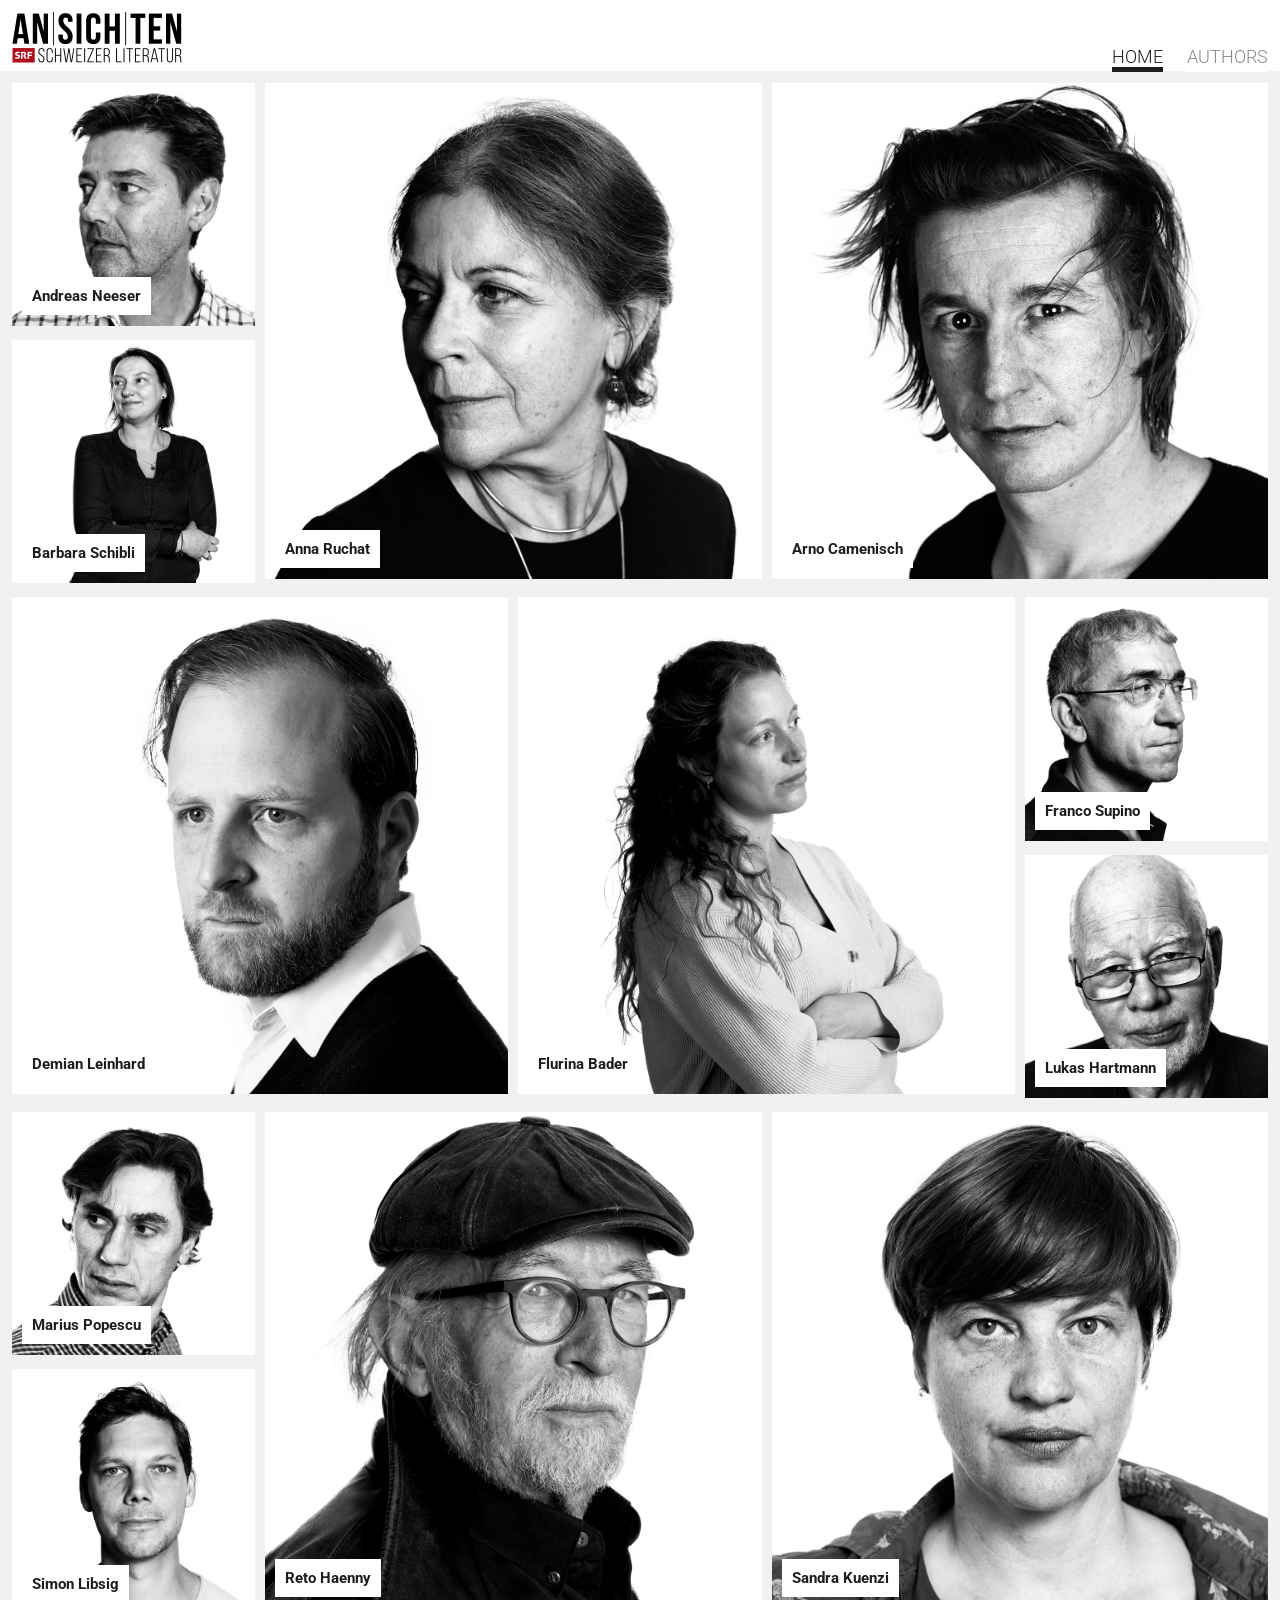
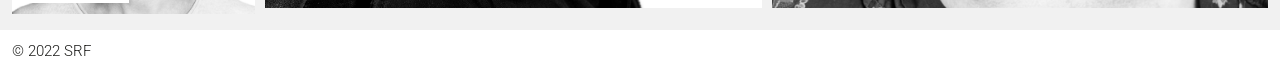
<file: authors/index.html>
<!DOCTYPE html>
<html lang="en">
<head>
    <meta charset="UTF-8">
    <meta http-equiv="X-UA-Compatible" content="IE=edge">
    <meta name="viewport" content="width=device-width, initial-scale=1.0">
    <link rel="preconnect" href="https://fonts.googleapis.com">
    <link rel="preconnect" href="https://fonts.gstatic.com" crossorigin>
    <link href="https://fonts.googleapis.com/css2?family=Roboto:wght@300;400;500;700&display=swap" rel="stylesheet"> 
    <link rel="stylesheet" href="style.css">
    <title>Swiss authors</title>
</head>
<body>
    <header>
        <a href="/"><img src="img/ansichten-literatur-srf-logo.png" alt="Logo Swiss Authors SRF"></a>
        <nav>
            <ul>
                <li class="active"><a href="/">Home</a></li>
                <li><a href="authours.html">Authors</a></li>
            </ul>
        </nav>
    </header>
    <main>
        <h1 class="sr-only">Swiss authors</h1>
        <ul id="authors">
        </ul>
    </main>
    <footer>
        &copy; 2022 SRF
    </footer>
    <script src="scripts.js"></script>
</body>
</html>
</file>
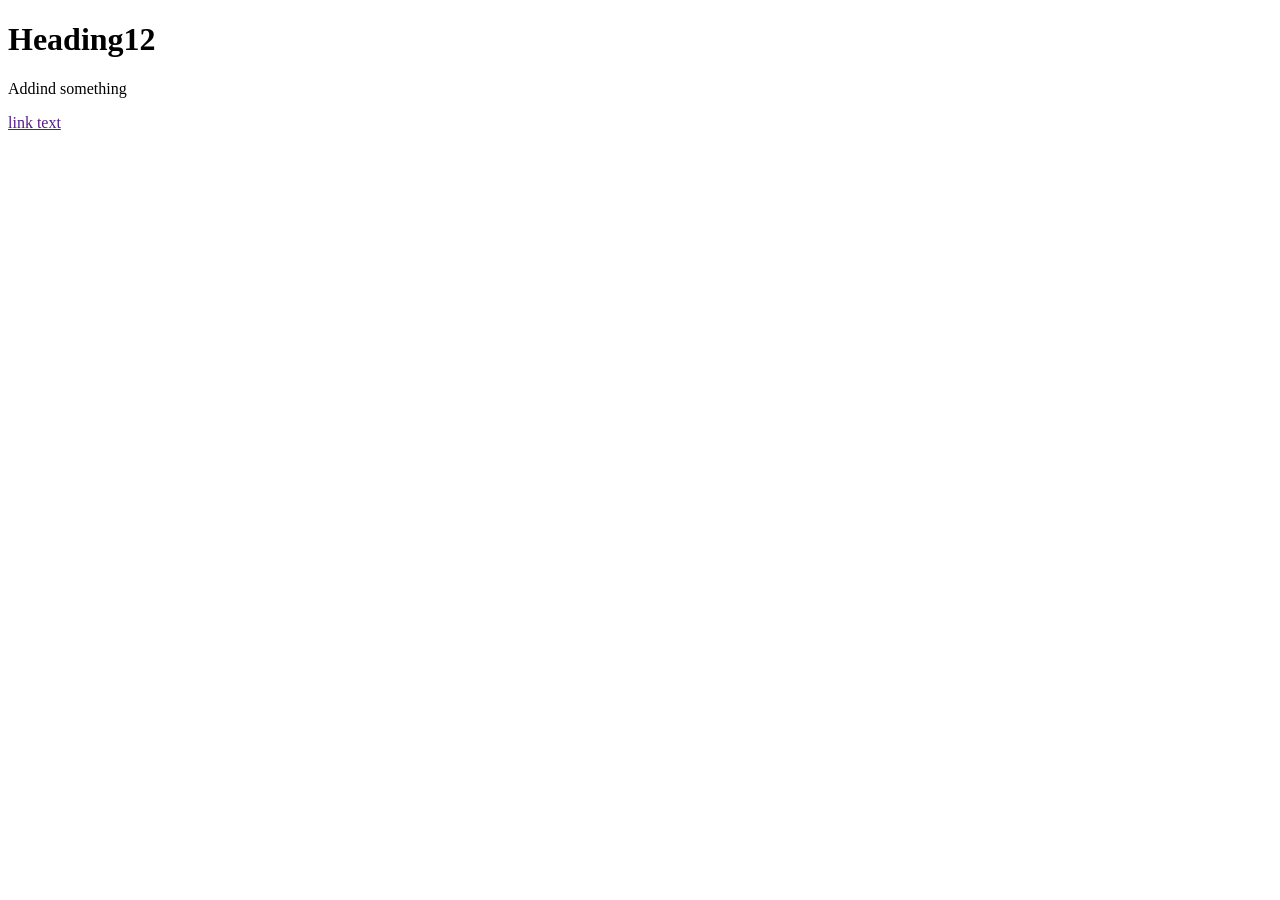
<file: DOM/index.html>
<!DOCTYPE html>
<html lang="en">
<head>
    <meta charset="UTF-8">
    <meta name="viewport" content="width=device-width, initial-scale=1.0">
    <title>Document</title>
</head>
<body>
    <h1 id="heading">Heading</h1>
    <!-- <ul id="list">
        <li></li>
        <li></li>
        <li></li>
    </ul> -->
    <p id="pafagraf">Addind something</p>
    <a href="" id="link">link text</a>
    <script>

        let title = document.getElementById("heading");
        let pafagraf = document.getElementById("pafagraf");
        let link = document.getElementById("link");


        for (let i = 1; i <= 2; i ++) {
            title.textContent += i.toString(); 
        }


        // let list = document.getElementById("list");
        // let content = Array.from(list.children);
        // console.log(content)
        // content.forEach(function(el){
        //   el.textContent = "new text";
        // }); 

        // let newlist = document.getElementById("list");
        // console.log(newlist)
    </script>   
</body>
</html>
</file>
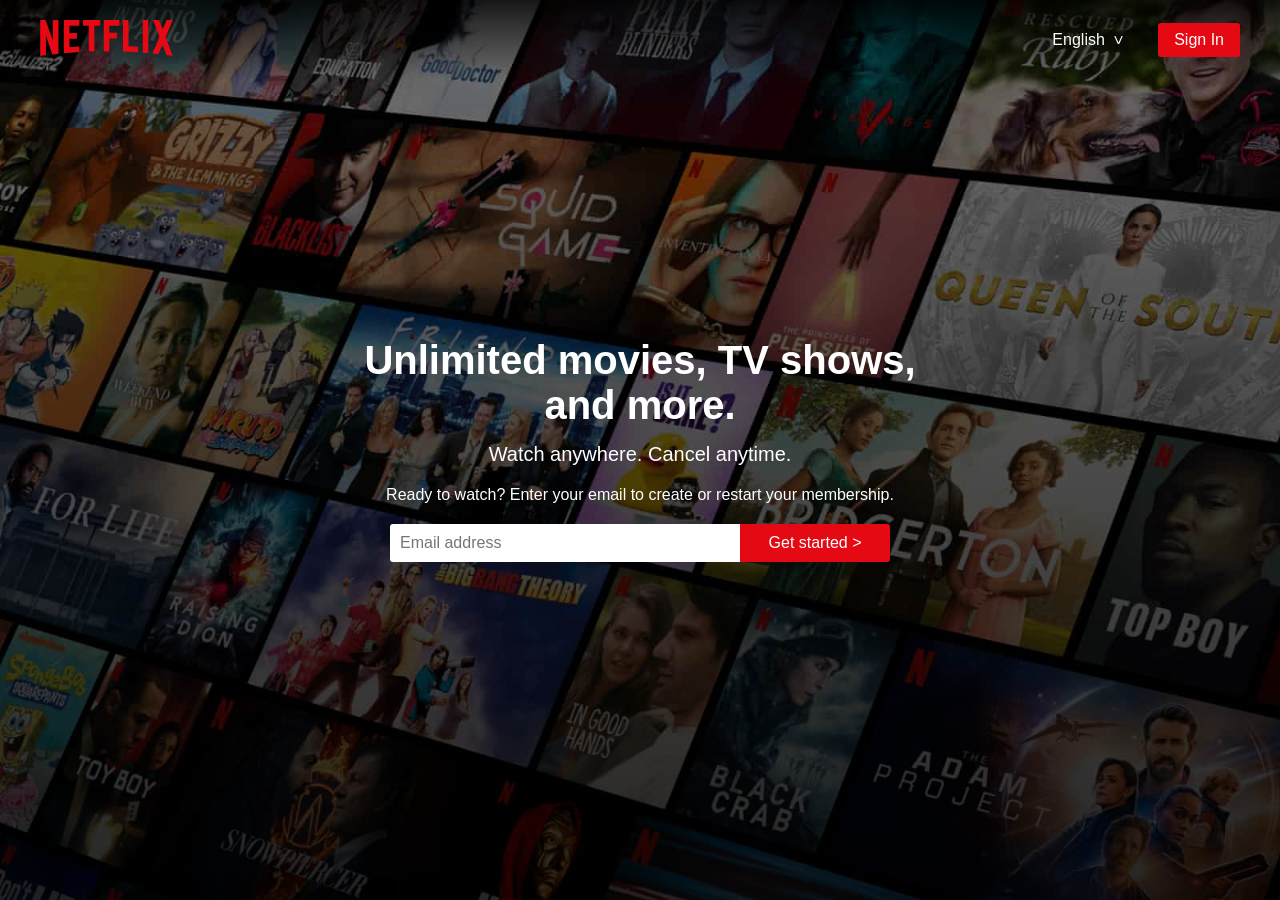
<file: netflix/index.html>
<!DOCTYPE html>
<html lang="en">
<head>
  <meta charset="UTF-8">
  <meta name="viewport" content="width=device-width, initial-scale=1.0">
  <title>Fake Netflix</title>
  <link rel="stylesheet" href="style.css">
</head>
<body>
    <header>
        <div class="logo">
          <img src="./images/netflix_logo.svg" alt="Netflix Logo">
        </div>
        <div class="language">
          <button onclick="langMenu()" class="arrow">English</button>
          <div id="language" class="language-options">
            <a href="#">English</a>
            <a href="#">Deutsch</a>
            <a href="#">Français</a>
          </div>
        </div>
        <div class="sign-in">
          <button>Sign In</button>
        </div>
      </header>

  <main>
    <div class="content">
        <h1 class="main-title">Unlimited movies, TV shows, and more.</h1>
        <p class="descriptor">Watch anywhere. Cancel anytime.</p>
        <p class="call-for-action">Ready to watch? Enter your email to create or restart your membership.</p>
        <form>
            <input class="email-input" placeholder="Email address" required>
            <button class="submit-button" type="submit">Get started &gt;</button>
        </form>
    </div>
  </main>
  <script>
    function langMenu() {
        document.getElementById("language").classList.toggle("show");
    }

    document.getElementById("language").addEventListener("click", function(event) {
        if (event.target.tagName === "A") {
            const selectedLanguage = event.target.textContent;
            document.querySelector('.arrow').textContent = selectedLanguage;
            langMenu();
        }
    });

    window.onclick = function(event) {
        if (!event.target.matches('.arrow') && !event.target.closest('.language')) {
            var dropdowns = document.getElementsByClassName("language-options");
            for (let i = 0; i < dropdowns.length; i++) {
                if (dropdowns[i].classList.contains('show')) {
                    dropdowns[i].classList.remove('show');
                }
            }
        }
    };

  </script>
</body>
</html>
</file>
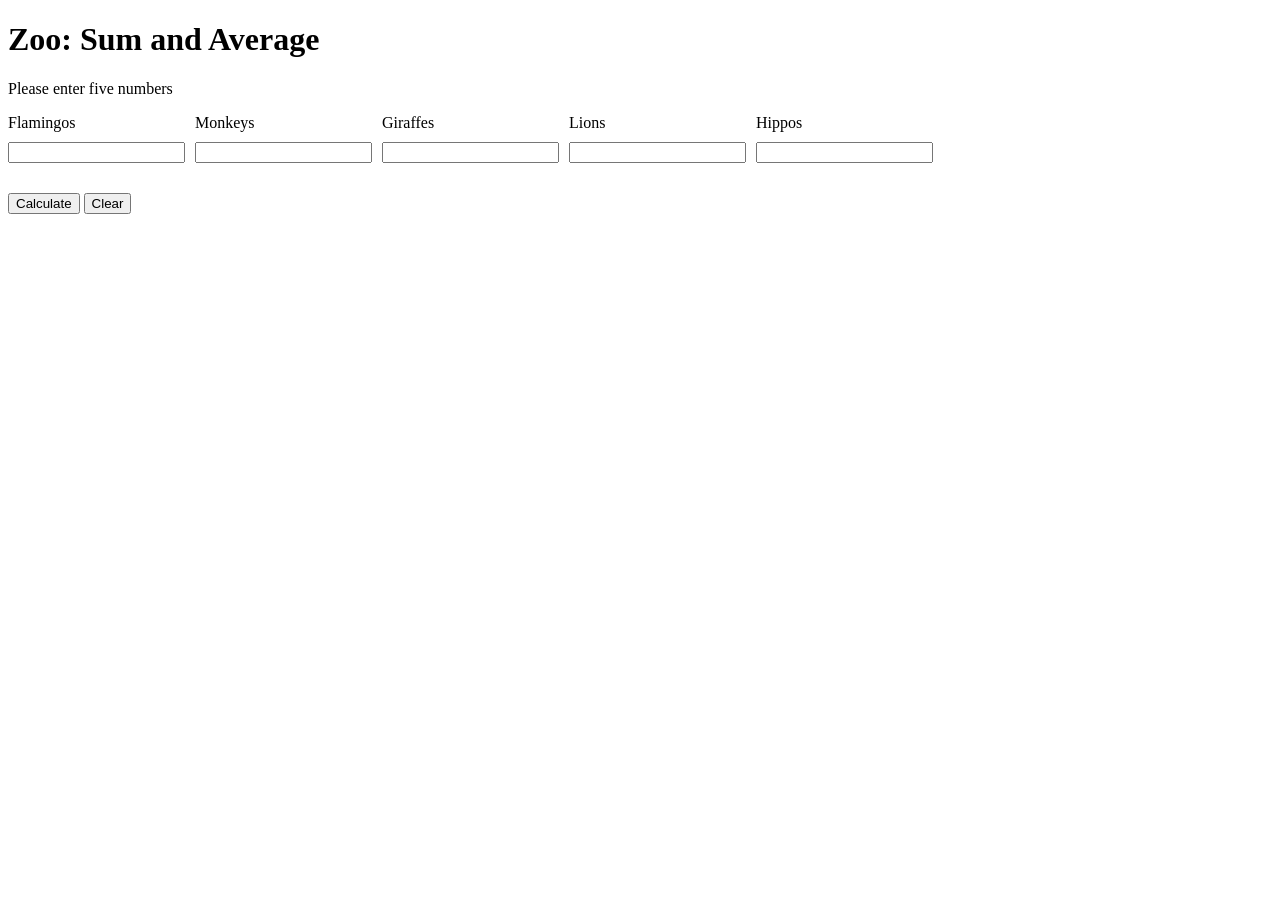
<file: javascript/intermediate/05_sumAndAverage/index.html>
<!DOCTYPE html>
<html lang="en">
<head>
    <meta charset="UTF-8">
    <meta name="viewport" content="width=device-width, initial-scale=1.0">
    <title>Sum and Average</title>
    <link rel="stylesheet" href="css/style.css">
</head>
<body>
    <h1>Zoo: Sum and Average</h1>
    <p>Please enter five numbers</p>
    <form id="form">
        <div class="inputs">
            <div class="animal">
                <label for="number1">Flamingos</label>
                <input type="number" id="number1" name="number1" required>
            </div>
            <div class="animal">
                <label for="number2">Monkeys</label>
                <input type="number" id="number2" name="number2" required>
            </div>
            <div class="animal">
                <label for="number3">Giraffes</label>
                <input type="number" id="number3" name="number3" required>
            </div>
            <div class="animal">
                <label for="number4">Lions</label>
                <input type="number" id="number4" name="number4" required>
            </div>
            <div class="animal">
                <label for="number5">Hippos</label>
                <input type="number" id="number5" name="number5" required>       
            </div>
        </div>
        
        <button type="submit" id="submit">Calculate</button>
        <button type="button" id="clear">Clear</button>
    </form>

    <div id="result"></div>

    <script src="js/script.js"></script>
</body>
</html>
</file>
<file: authors/style.css>
html {
    box-sizing: border-box;
    font-size: 0.625em;
}

*, *::before, *::after {
    box-sizing: inherit;
}

* {
    color: #1d1d1b;
    font-family: 'Roboto', Arial, Helvetica, sans-serif;
    font-size: 1.5rem;
}

body {
    background: #f1f1f1;
    margin: 0;
}

a {
    text-decoration: none;
}

img {
    max-width: 100%;
}

header {
    align-items: baseline;
    background: #ffffff;
    display: flex;
    justify-content: space-between;
    padding: 1.2rem 0 0.4rem 1.2rem;
    position: sticky;
}

header img {
    max-width: 17rem;
}

nav ul {
    display: flex;
    list-style: none;
    margin: 0;
    padding: 0;
}

nav li a {
    border-bottom: 5px solid #ffffff;
    color: #888888;
    font-size: 1.8rem;
    font-weight: 300;
    margin: 0 1.2rem;
    text-align: center;
    text-transform: uppercase;
    word-spacing: 2pt;
}

nav li a:hover {
    color: #1d1d1b;
}

nav li.active a {
    border-bottom: 5px solid #1d1d1b;
    color: #1d1d1b;
}

main ul {
    list-style: none;
    margin: 1.2rem;
    padding: 0;
}

main a {
    display: block;
    position: relative;
}

main h2 {
    background: #ffffff;
    bottom: 1rem;
    left: 1rem;
    margin: 0 0 0.5rem 0;
    padding: 1rem;
    position: absolute;
}

main a:hover h2 {
    padding: 1.2rem 2rem 3rem;
    max-width: 33rem;
    width: 93%;
}

main a:hover span {
    display: block;
    border-bottom: 5px solid #1b1b1b;
    font-size: 2.400em;
    font-weight: 300;
    line-height: 1.11;
    padding: 0 0 0.333em 0;
    margin: 0 0 0.417em 0;
}

main a:hover span::after {
    bottom: 1rem;
    content: "\2BC0 \2BC0 \2BC0";
    display: block;
    font-size: 1.5rem;
    position: absolute;
}

main ul { 
    display: grid;
    gap: 1rem;
}

main li:nth-of-type(1) {
    grid-area: img1;
}

main li:nth-of-type(2) {
    grid-area: img2;
}

main li:nth-of-type(3) {
    grid-area: img3;
}

main li:nth-of-type(4) {
    grid-area: img4;
}

main li:nth-of-type(5) {
    grid-area: img5;
}

main li:nth-of-type(6) {
    grid-area: img6;
}

main li:nth-of-type(7) {
    grid-area: img7;
}

main li:nth-of-type(8) {
    grid-area: img8;
}

main li:nth-of-type(9) {
    grid-area: img9;
}

main li:nth-of-type(10) {
    grid-area: img10;
}

main li:nth-of-type(11) {
    grid-area: img11;
}

main li:nth-of-type(12) {
    grid-area: img12;
}

footer {
    background: #ffffff;
    font-weight: 300;
    padding: 1.2rem;
}

.sr-only:not(:focus):not(:active) {
    clip: rect(0 0 0 0); 
    clip-path: inset(50%);
    height: 1px;
    overflow: hidden;
    position: absolute;
    white-space: nowrap; 
    width: 1px;
}

/* max-width 750px, mobile screens */
@media only screen and (max-width: 750px) {
    main ul {
        grid-template-columns: 1fr;
        grid-template-areas: 
            'img1'
            'img2'
            'img3'
            'img4'
            'img5'
            'img6'
            'img7'
            'img8'
            'img9'
            'img10'
            'img11'
            'img12';
    }
}

/* min-width 751px, medium screens */
@media only screen and (min-width: 751px) {
	main ul {
        grid-template-areas: 
            'img1 img2'
            'img3 img3'
            'img3 img3'
            'img4 img4'
            'img4 img4'
            'img5 img6'
            'img7 img8'
            'img9 img9'
            'img9 img9'
            'img10 img10'
            'img10 img10'
            'img11 img12';
    }
}

/* min-width 1025px, large screens */
@media only screen and (min-width: 1025px) {
	main ul {
        grid-template-areas: 
            'img1 img2 img2 img3 img3'
            'img4 img2 img2 img3 img3'
            'img5 img5 img6 img6 img7'
            'img5 img5 img6 img6 img8'
            'img9 img10 img10 img11 img11'
            'img12 img10 img10 img11 img11'
    }
}
</file>
<file: netflix/style.css>
* {
    margin: 0;
    padding: 0;
    box-sizing: border-box;
}

body {
    font-family: Arial, sans-serif;
    color: #ffffff;
    background-color: #000000;
    overflow-x: hidden;
}

header {
    display: flex;
    align-items: center;
    padding: 20px 40px;
    position: absolute;
    width: 100%;
    z-index: 1000;
    background: linear-gradient(to bottom, rgba(0, 0, 0, 0.8), rgba(0, 0, 0, 0));
}

.logo img {
    height: 36px;
}

.language {
    position: relative;
    margin-left: auto;
}

.arrow {
    background-color: transparent;
    color: #ffffff;
    padding: 8px 16px;
    font-size: 16px;
    border: none;
    border-radius: 3px;
    cursor: pointer;
    display: flex;
    align-items: center;
    margin-right: 20px;
}

.arrow::after {
    content: ">";
    font-size: 16px;
    transform: rotate(90deg);
    margin-left: 8px;
}

.arrow:hover {
    background-color: rgba(0, 0, 0, 0.4);
}

.language-options {
    display: none;
    position: absolute;
    background-color: rgba(0, 0, 0, 0.4);
    min-width: 130px;
    border-radius: 3px;
    z-index: 1;
}

.language-options a {
    color: #ffffff;
    padding: 12px 16px;
    text-decoration: none;
    display: block;
    font-size: 16px;
}

.language-options a:hover {
    background-color: transparent;
    border-radius: 3px;
}

.show {
    display: block;
}

.sign-in button {
    background-color: #e50914;
    color: #ffffff;
    padding: 8px 16px;
    border: none;
    border-radius: 3px;
    font-size: 16px;
    cursor: pointer;
}

main {
    position: relative;
    height: 100vh;
    display: flex;
    align-items: center;
    justify-content: center;
    color: #ffffff;
    background-image: 
        linear-gradient(to top, rgba(0, 0, 0, 0.8), rgba(0, 0, 0, 0.4)),
        url('./images/background.jpg');
    background-size: cover;
    background-position: center;
    background-repeat: no-repeat;
}

.content {
    max-width: 650px;
    text-align: center;
    z-index: 1;
    padding: 40px 20px;
}

.main-title {
    font-size: 2.5rem;
    margin-bottom: 15px;
    font-weight: bold;
}

.descriptor {
    font-size: 1.25rem;
    margin-bottom: 20px;
}

.call-for-action {
    font-size: 1rem;
    margin-bottom: 20px;
}

form {
    display: flex;
    max-width: 500px;
    margin: 0 auto;
}

.email-input {
    padding: 10px;
    font-size: 1rem;
    border: none;
    border-radius: 3px 0 0 3px;
    width: 70%;
}

.submit-button {
    background-color: #e50914;
    color: #fff;
    font-size: 1rem;
    padding: 10px 20px;
    border: none;
    border-radius: 0 3px 3px 0;
    cursor: pointer;
    width: 30%;
}
</file>
<file: javascript/intermediate/05_sumAndAverage/css/style.css>
.inputs {
    display: flex;
    flex-wrap: wrap;
    margin-bottom: 30px;
}

.animal {
    display: flex;
    flex-direction: column;
    max-width: 200px;
}

.animal:not(:last-child) {
    margin-right: 10px;
}

.animal label {
    margin-bottom: 10px;
}
</file>
